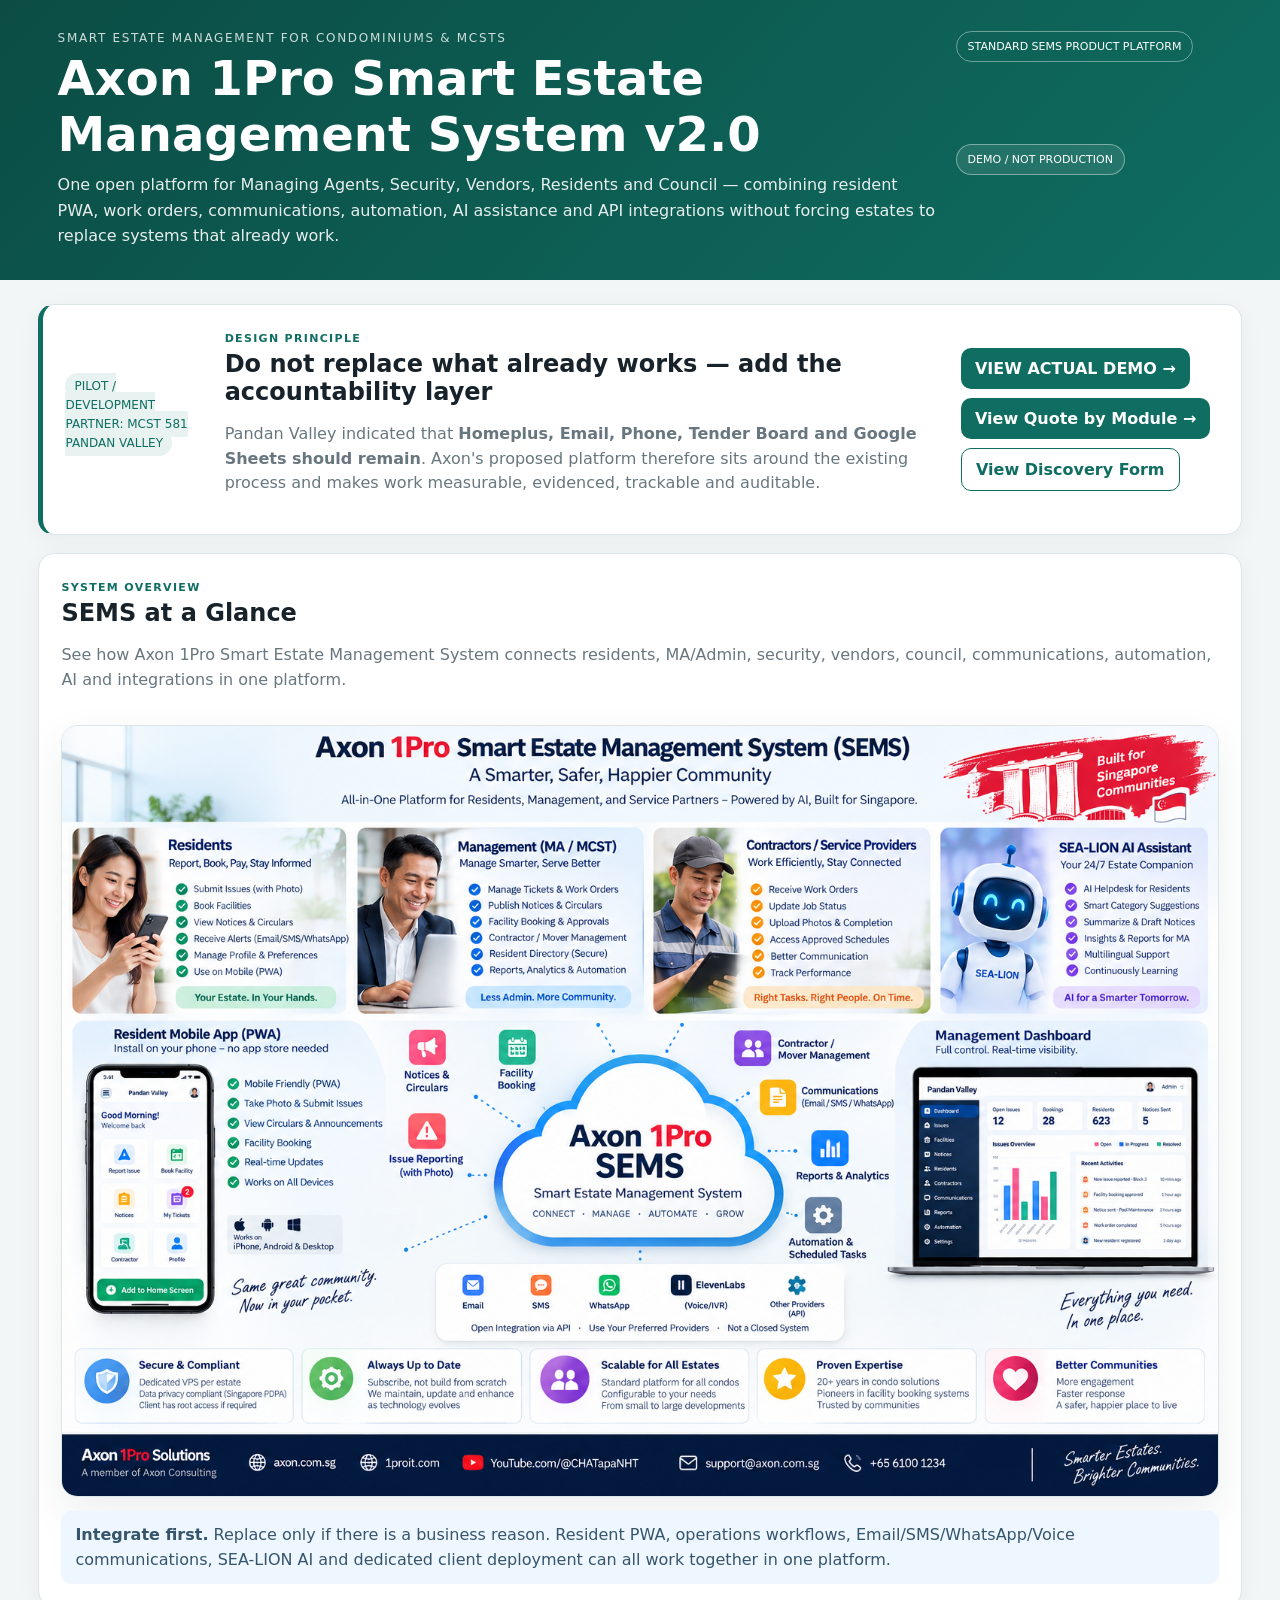
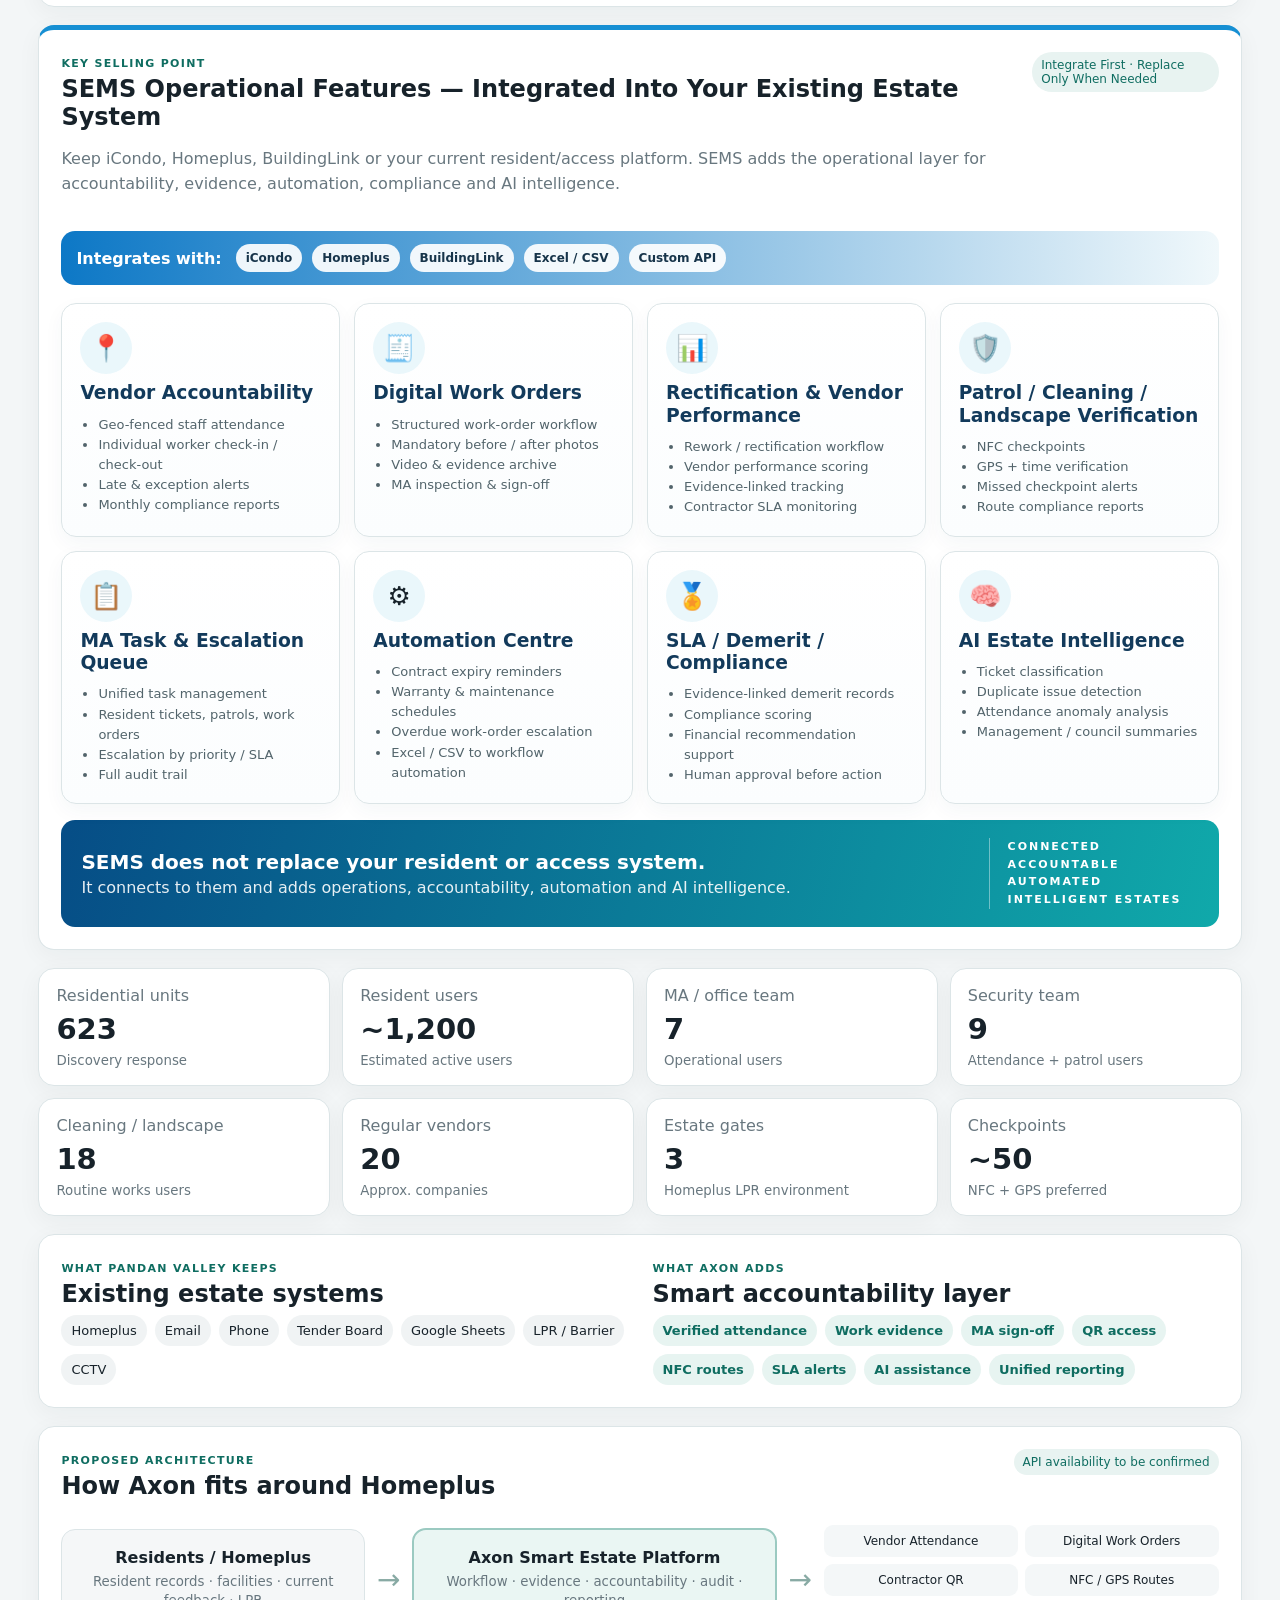
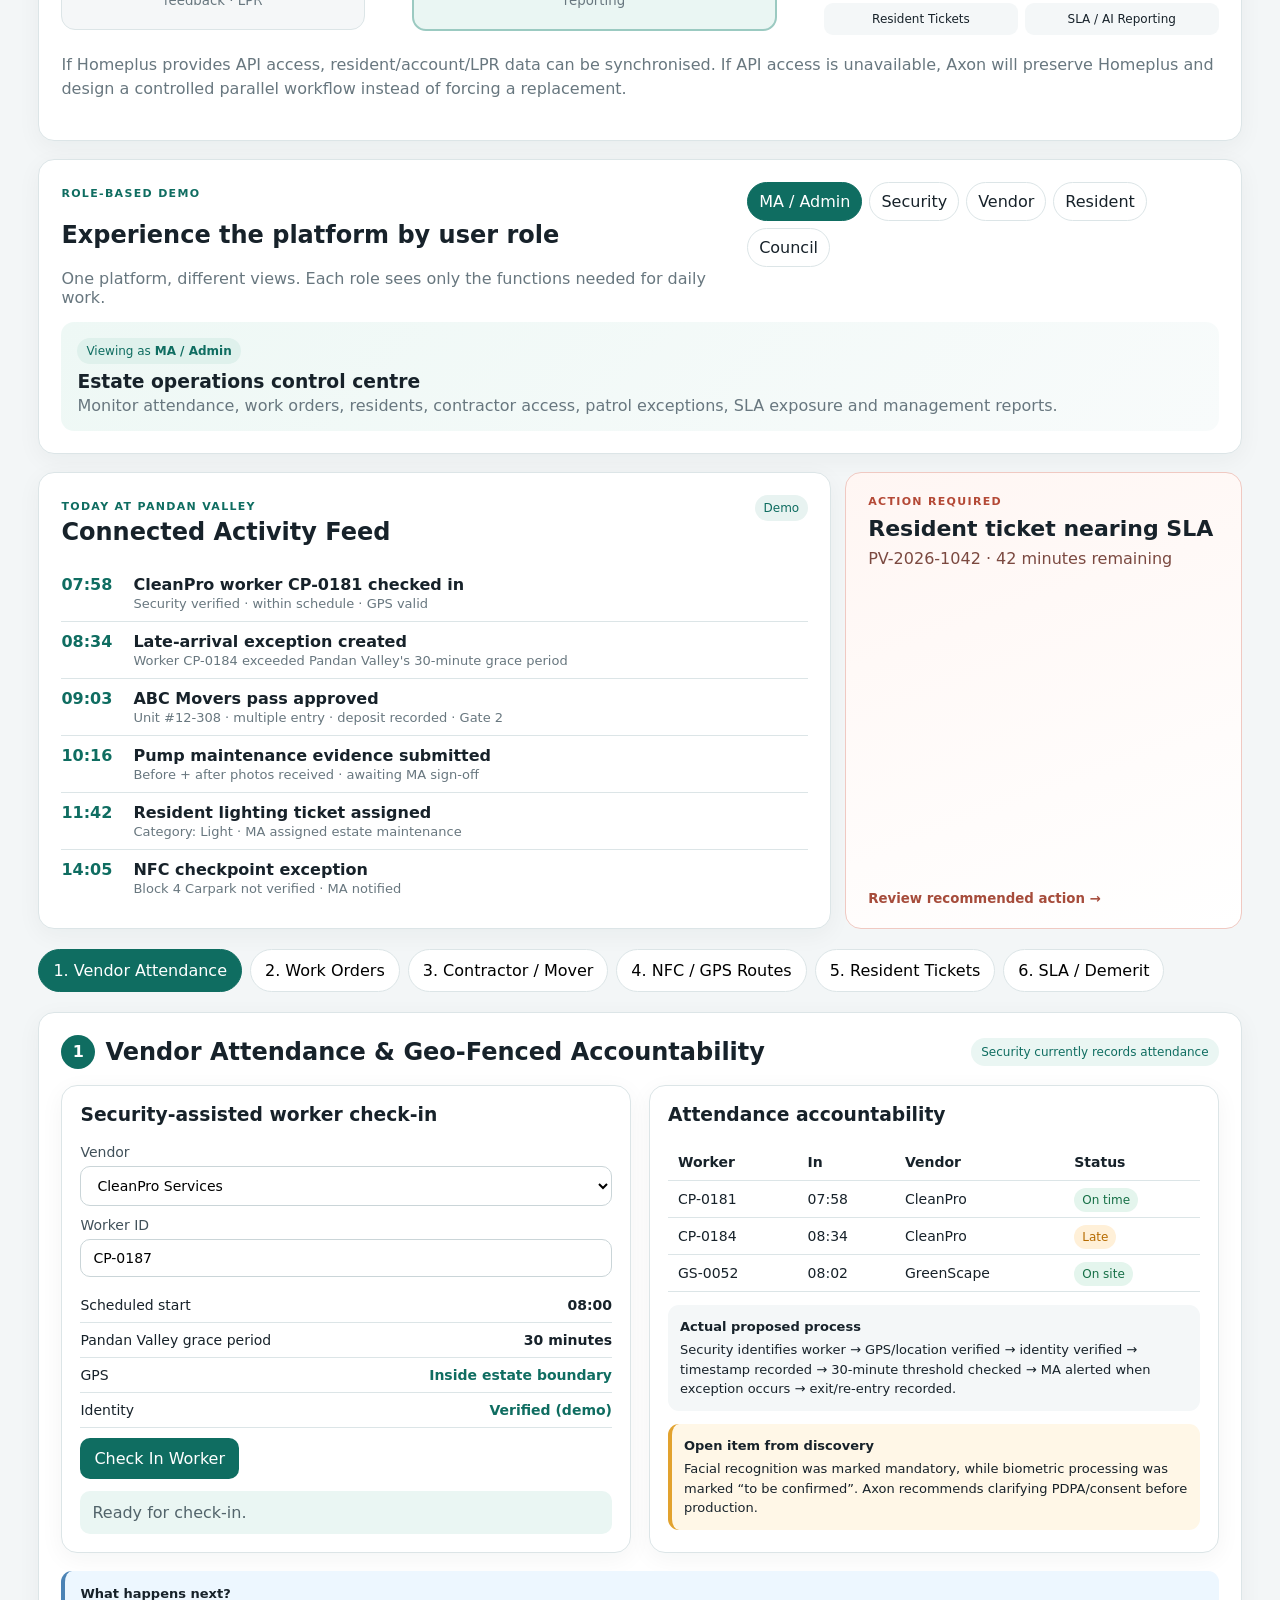
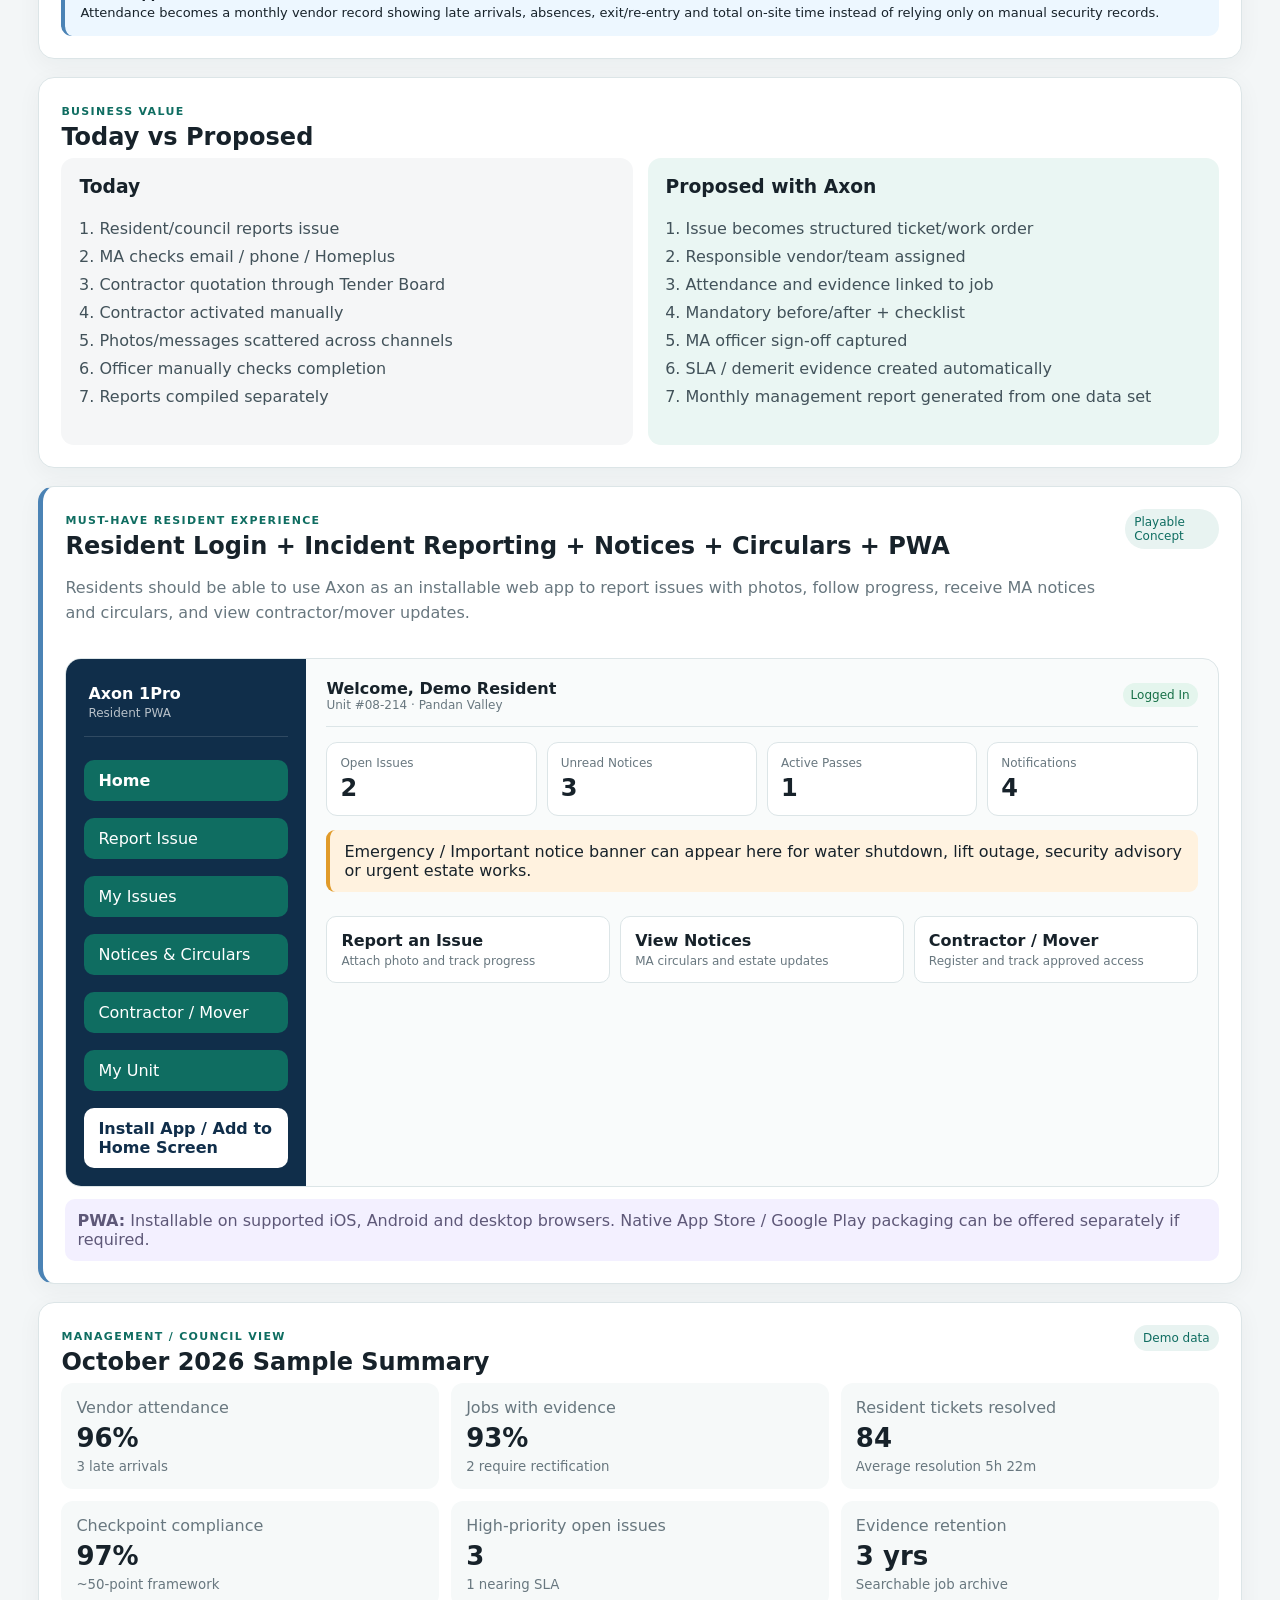
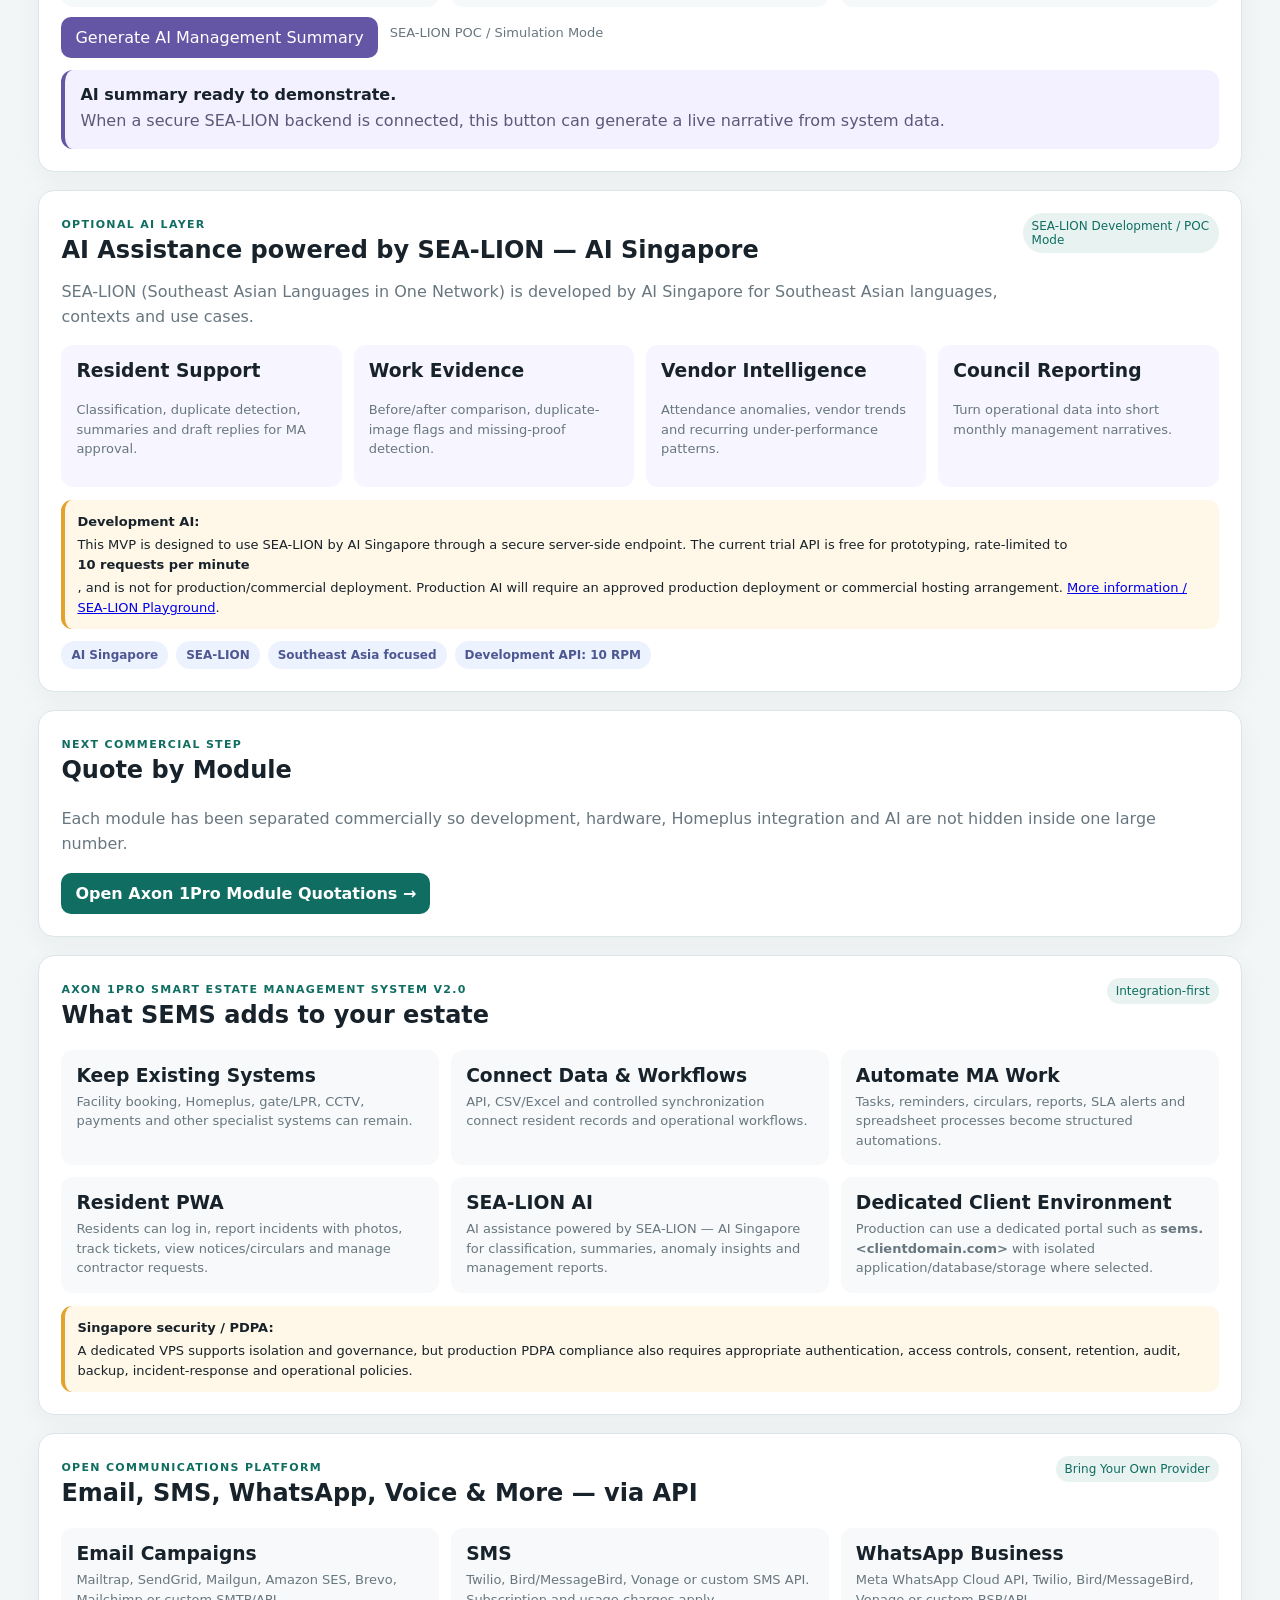
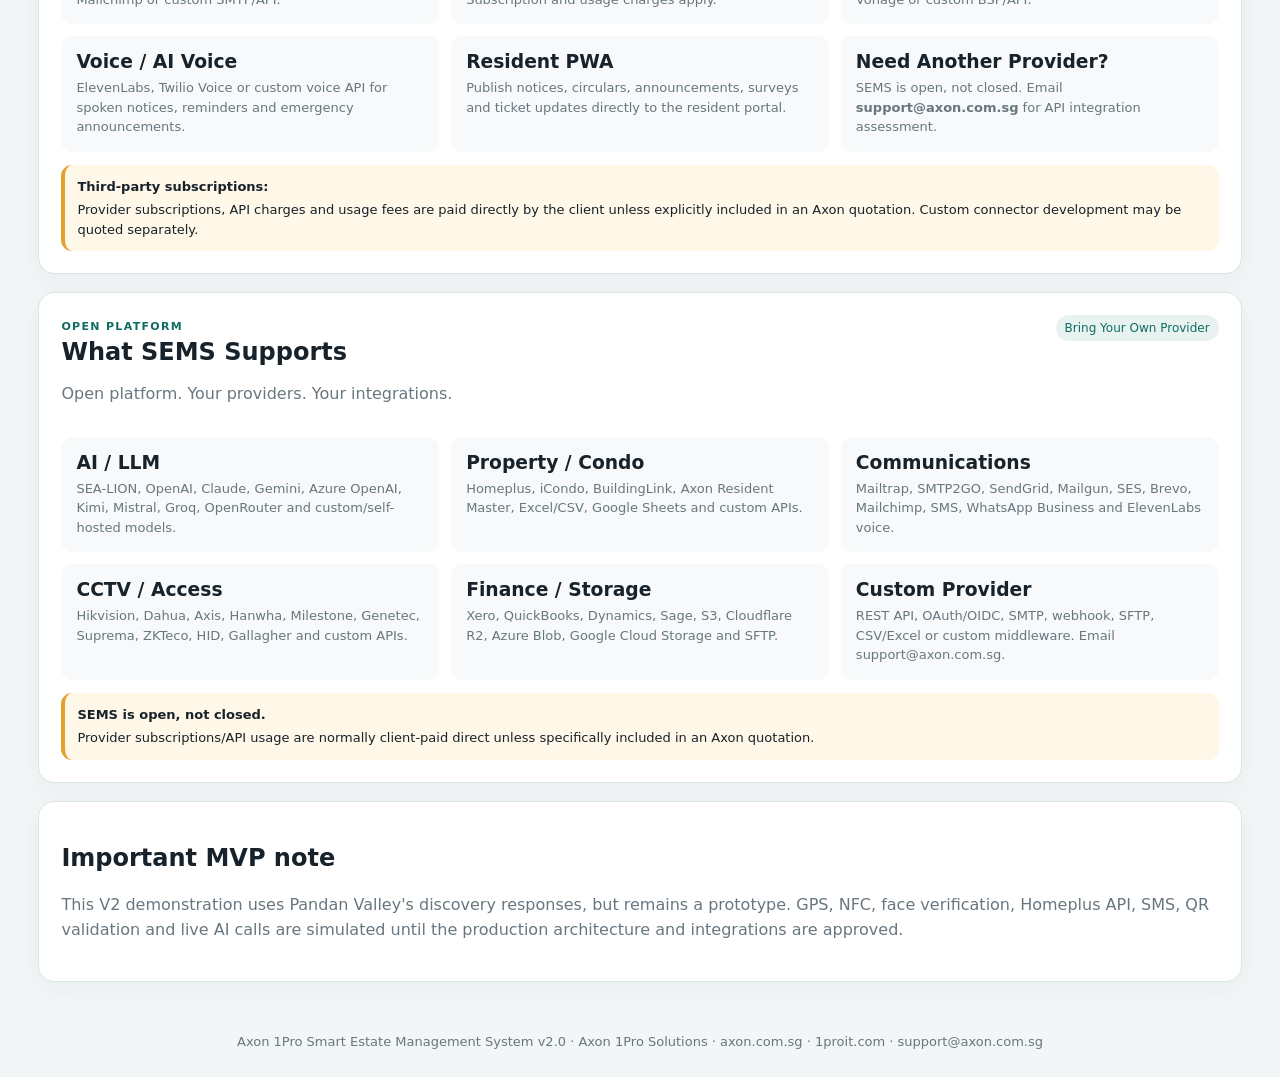
<file: index.html>
<!doctype html>
<html lang="en">
<head>
<meta charset="utf-8"/>
<meta name="viewport" content="width=device-width,initial-scale=1"/>
<title>Smart Estate Management System Singapore | Axon 1Pro SEMS</title>
<meta name="description" content="Axon 1Pro SEMS is an open, AI-assisted smart estate management platform for condominiums and MCSTs — resident PWA, work orders, vendors, notices, automation, APIs and dedicated client deployments."/>
<link rel="canonical" href="https://amitaxonsg.github.io/Pandanvalley/"/>
<meta property="og:title" content="Axon 1Pro Smart Estate Management System v2.0"/>
<meta property="og:description" content="Open smart estate operations, automation, resident PWA, communications, AI and API integrations for condominiums and MCSTs."/>
<meta property="og:type" content="website"/>
<meta property="og:url" content="https://amitaxonsg.github.io/Pandanvalley/"/>
<meta property="og:image" content="https://amitaxonsg.github.io/Pandanvalley/axon-smart-estate-management-singapore.png"/>
<meta name="twitter:card" content="summary_large_image"/>
<meta name="twitter:title" content="Axon 1Pro Smart Estate Management System v2.0"/>
<meta name="twitter:description" content="Smart estate management for condominiums and MCSTs — open integrations, resident PWA, automation and AI."/>
<meta name="twitter:image" content="https://amitaxonsg.github.io/Pandanvalley/axon-smart-estate-management-singapore.png"/>
<link rel="stylesheet" href="styles.css"/>
<!-- Google tag (gtag.js) -->
<script async src="https://www.googletagmanager.com/gtag/js?id=G-YNJ5E0YP36"></script>
<script>
  window.dataLayer = window.dataLayer || [];
  function gtag(){dataLayer.push(arguments);}
  gtag('js', new Date());

  gtag('config', 'G-YNJ5E0YP36');
</script>
</head>
<body>
<header class="hero v2hero">
  <div>
    <div class="eyebrow">SMART ESTATE MANAGEMENT FOR CONDOMINIUMS & MCSTS</div>
    <h1>Axon 1Pro Smart Estate Management System v2.0</h1>
    <p>One open platform for Managing Agents, Security, Vendors, Residents and Council — combining resident PWA, work orders, communications, automation, AI assistance and API integrations without forcing estates to replace systems that already work.</p>
  </div>
  <div class="hero-actions">
    <span class="badge">STANDARD SEMS PRODUCT PLATFORM</span>
    <span class="badge alt">DEMO / NOT PRODUCTION</span>
  </div>
</header>

<main>
<section class="card pv-note"><div style="margin-bottom:12px"><span class="soft-pill">PILOT / DEVELOPMENT PARTNER: MCST 581 PANDAN VALLEY</span></div>
  <div>
    <span class="mini-label">DESIGN PRINCIPLE</span>
    <h2>Do not replace what already works — add the accountability layer</h2>
    <p>Pandan Valley indicated that <b>Homeplus, Email, Phone, Tender Board and Google Sheets should remain</b>. Axon's proposed platform therefore sits around the existing process and makes work measurable, evidenced, trackable and auditable.</p>
  </div>
  <div class="cta-row"><a class="primary-link" href="http://sems.axon.com.sg/" target="_blank" rel="noopener">VIEW ACTUAL DEMO →</a>
    <a class="primary-link" href="quotes/index.html">View Quote by Module →</a>
    <a class="secondary-link" href="discovery.html">View Discovery Form</a>
  </div>
</section>

<section class="card sems-overview-image">
  <div class="section-title">
    <div><span class="mini-label">SYSTEM OVERVIEW</span><h2>SEMS at a Glance</h2><p class="muted">See how Axon 1Pro Smart Estate Management System connects residents, MA/Admin, security, vendors, council, communications, automation, AI and integrations in one platform.</p></div>
  </div>
  <div class="overview-image-wrap">
    <img src="axon-smart-estate-management-singapore.png" alt="Axon 1Pro Smart Estate Management System overview infographic" loading="lazy"/>
  </div>
  <div class="overview-note"><b>Integrate first.</b> Replace only if there is a business reason. Resident PWA, operations workflows, Email/SMS/WhatsApp/Voice communications, SEA-LION AI and dedicated client deployment can all work together in one platform.</div>
</section>
<section class="card operational-selling-point">
  <div class="section-title">
    <div>
      <span class="mini-label">KEY SELLING POINT</span>
      <h2>SEMS Operational Features — Integrated Into Your Existing Estate System</h2>
      <p class="muted">Keep iCondo, Homeplus, BuildingLink or your current resident/access platform. SEMS adds the operational layer for accountability, evidence, automation, compliance and AI intelligence.</p>
    </div>
    <span class="soft-pill">Integrate First · Replace Only When Needed</span>
  </div>

  <div class="integration-ribbon">
    <b>Integrates with:</b>
    <span>iCondo</span><span>Homeplus</span><span>BuildingLink</span><span>Excel / CSV</span><span>Custom API</span>
  </div>

  <div class="operational-grid">
    <article>
      <div class="op-icon">📍</div>
      <h3>Vendor Accountability</h3>
      <ul><li>Geo-fenced staff attendance</li><li>Individual worker check-in / check-out</li><li>Late & exception alerts</li><li>Monthly compliance reports</li></ul>
    </article>
    <article>
      <div class="op-icon">🧾</div>
      <h3>Digital Work Orders</h3>
      <ul><li>Structured work-order workflow</li><li>Mandatory before / after photos</li><li>Video & evidence archive</li><li>MA inspection & sign-off</li></ul>
    </article>
    <article>
      <div class="op-icon">📊</div>
      <h3>Rectification & Vendor Performance</h3>
      <ul><li>Rework / rectification workflow</li><li>Vendor performance scoring</li><li>Evidence-linked tracking</li><li>Contractor SLA monitoring</li></ul>
    </article>
    <article>
      <div class="op-icon">🛡️</div>
      <h3>Patrol / Cleaning / Landscape Verification</h3>
      <ul><li>NFC checkpoints</li><li>GPS + time verification</li><li>Missed checkpoint alerts</li><li>Route compliance reports</li></ul>
    </article>
    <article>
      <div class="op-icon">📋</div>
      <h3>MA Task & Escalation Queue</h3>
      <ul><li>Unified task management</li><li>Resident tickets, patrols, work orders</li><li>Escalation by priority / SLA</li><li>Full audit trail</li></ul>
    </article>
    <article>
      <div class="op-icon">⚙️</div>
      <h3>Automation Centre</h3>
      <ul><li>Contract expiry reminders</li><li>Warranty & maintenance schedules</li><li>Overdue work-order escalation</li><li>Excel / CSV to workflow automation</li></ul>
    </article>
    <article>
      <div class="op-icon">🏅</div>
      <h3>SLA / Demerit / Compliance</h3>
      <ul><li>Evidence-linked demerit records</li><li>Compliance scoring</li><li>Financial recommendation support</li><li>Human approval before action</li></ul>
    </article>
    <article>
      <div class="op-icon">🧠</div>
      <h3>AI Estate Intelligence</h3>
      <ul><li>Ticket classification</li><li>Duplicate issue detection</li><li>Attendance anomaly analysis</li><li>Management / council summaries</li></ul>
    </article>
  </div>

  <div class="selling-banner">
    <div><strong>SEMS does not replace your resident or access system.</strong><span>It connects to them and adds operations, accountability, automation and AI intelligence.</span></div>
    <div class="selling-words"><span>CONNECTED</span><span>ACCOUNTABLE</span><span>AUTOMATED</span><span>INTELLIGENT ESTATES</span></div>
  </div>
</section>

<section class="snapshot-grid">
  <div class="stat card"><span>Residential units</span><strong>623</strong><small>Discovery response</small></div>
  <div class="stat card"><span>Resident users</span><strong>~1,200</strong><small>Estimated active users</small></div>
  <div class="stat card"><span>MA / office team</span><strong>7</strong><small>Operational users</small></div>
  <div class="stat card"><span>Security team</span><strong>9</strong><small>Attendance + patrol users</small></div>
  <div class="stat card"><span>Cleaning / landscape</span><strong>18</strong><small>Routine works users</small></div>
  <div class="stat card"><span>Regular vendors</span><strong>20</strong><small>Approx. companies</small></div>
  <div class="stat card"><span>Estate gates</span><strong>3</strong><small>Homeplus LPR environment</small></div>
  <div class="stat card"><span>Checkpoints</span><strong>~50</strong><small>NFC + GPS preferred</small></div>
</section>

<section class="card keep-add">
  <div class="keep">
    <span class="mini-label">WHAT PANDAN VALLEY KEEPS</span>
    <h2>Existing estate systems</h2>
    <div class="chips">
      <span>Homeplus</span><span>Email</span><span>Phone</span><span>Tender Board</span><span>Google Sheets</span><span>LPR / Barrier</span><span>CCTV</span>
    </div>
  </div>
  <div class="add">
    <span class="mini-label">WHAT AXON ADDS</span>
    <h2>Smart accountability layer</h2>
    <div class="chips accent">
      <span>Verified attendance</span><span>Work evidence</span><span>MA sign-off</span><span>QR access</span><span>NFC routes</span><span>SLA alerts</span><span>AI assistance</span><span>Unified reporting</span>
    </div>
  </div>
</section>

<section class="card integration">
  <div class="section-title">
    <div><span class="mini-label">PROPOSED ARCHITECTURE</span><h2>How Axon fits around Homeplus</h2></div>
    <span class="soft-pill">API availability to be confirmed</span>
  </div>
  <div class="architecture-flow">
    <div class="arch-node existing"><b>Residents / Homeplus</b><small>Resident records · facilities · current feedback · LPR</small></div>
    <span>→</span>
    <div class="arch-node core"><b>Axon Smart Estate Platform</b><small>Workflow · evidence · accountability · audit · reporting</small></div>
    <span>→</span>
    <div class="arch-stack">
      <div>Vendor Attendance</div><div>Digital Work Orders</div><div>Contractor QR</div><div>NFC / GPS Routes</div><div>Resident Tickets</div><div>SLA / AI Reporting</div>
    </div>
  </div>
  <p class="muted">If Homeplus provides API access, resident/account/LPR data can be synchronised. If API access is unavailable, Axon will preserve Homeplus and design a controlled parallel workflow instead of forcing a replacement.</p>
</section>

<section class="experience card">
  <div class="experience-head">
    <div><span class="mini-label">ROLE-BASED DEMO</span><h2>Experience the platform by user role</h2><p>One platform, different views. Each role sees only the functions needed for daily work.</p></div>
    <div class="role-switcher">
      <button class="rolebtn active" data-role="MA/Admin">MA / Admin</button>
      <button class="rolebtn" data-role="Security">Security</button>
      <button class="rolebtn" data-role="Vendor">Vendor</button>
      <button class="rolebtn" data-role="Resident">Resident</button>
      <button class="rolebtn" data-role="Council">Council</button>
    </div>
  </div>
  <div class="role-view">
    <span class="role-badge">Viewing as <b id="activeRole">MA / Admin</b></span>
    <h3 id="roleTitle">Estate operations control centre</h3>
    <p id="roleText">Monitor attendance, work orders, residents, contractor access, patrol exceptions, SLA exposure and management reports.</p>
  </div>
</section>

<section class="ops-grid">
  <div class="card activity-card">
    <div class="section-title"><div><span class="mini-label">TODAY AT PANDAN VALLEY</span><h2>Connected Activity Feed</h2></div><span class="soft-pill">Demo</span></div>
    <div id="activityFeed" class="activity-feed">
      <div class="activity-item"><time>07:58</time><div><b>CleanPro worker CP-0181 checked in</b><span>Security verified · within schedule · GPS valid</span></div></div>
      <div class="activity-item"><time>08:34</time><div><b>Late-arrival exception created</b><span>Worker CP-0184 exceeded Pandan Valley's 30-minute grace period</span></div></div>
      <div class="activity-item"><time>09:03</time><div><b>ABC Movers pass approved</b><span>Unit #12-308 · multiple entry · deposit recorded · Gate 2</span></div></div>
      <div class="activity-item"><time>10:16</time><div><b>Pump maintenance evidence submitted</b><span>Before + after photos received · awaiting MA sign-off</span></div></div>
      <div class="activity-item"><time>11:42</time><div><b>Resident lighting ticket assigned</b><span>Category: Light · MA assigned estate maintenance</span></div></div>
      <div class="activity-item"><time>14:05</time><div><b>NFC checkpoint exception</b><span>Block 4 Carpark not verified · MA notified</span></div></div>
    </div>
  </div>
  <button class="alert-card" id="slaAlert" type="button">
    <span class="alert-kicker">ACTION REQUIRED</span>
    <strong>Resident ticket nearing SLA</strong>
    <span>PV-2026-1042 · 42 minutes remaining</span>
    <small>Review recommended action →</small>
  </button>
</section>

<div class="alert-modal" id="alertModal" aria-hidden="true">
  <div class="alert-dialog">
    <button class="modal-close" id="closeAlert" aria-label="Close">×</button>
    <span class="alert-kicker">SLA ALERT</span>
    <h2>Ticket PV-2026-1042</h2>
    <div class="alert-details">
      <div><span>Category</span><b>Light</b></div>
      <div><span>Location</span><b>Block 2 Lift Lobby</b></div>
      <div><span>Assigned</span><b>Estate Maintenance</b></div>
      <div><span>SLA remaining</span><b class="danger-text">42 minutes</b></div>
    </div>
    <div class="aiuse"><b>AI-assisted recommendation</b><span>Escalate to maintenance supervisor now and confirm technician ETA. If no acknowledgement is received within 15 minutes, notify the Property Officer.</span></div>
    <button id="simulateEscalation">Simulate Escalation</button>
    <div id="alertResult" class="result subtle">No action taken yet.</div>
  </div>
</div>

<section class="modules">
  <button class="module active" data-target="vendor">1. Vendor Attendance</button>
  <button class="module" data-target="work">2. Work Orders</button>
  <button class="module" data-target="contractor">3. Contractor / Mover</button>
  <button class="module" data-target="patrol">4. NFC / GPS Routes</button>
  <button class="module" data-target="resident">5. Resident Tickets</button>
  <button class="module" data-target="sla">6. SLA / Demerit</button>
</section>

<section id="vendor" class="panel active">
  <div class="panelhead"><div><span class="step">1</span><h2>Vendor Attendance & Geo-Fenced Accountability</h2></div><span class="tag">Security currently records attendance</span></div>
  <div class="grid2">
    <div class="box">
      <h3>Security-assisted worker check-in</h3>
      <label>Vendor<select><option>CleanPro Services</option><option>GreenScape Landscaping</option><option>SecureGuard</option><option>Pool Maintenance</option></select></label>
      <label>Worker ID<input value="CP-0187"/></label>
      <div class="statusline"><span>Scheduled start</span><b>08:00</b></div>
      <div class="statusline"><span>Pandan Valley grace period</span><b>30 minutes</b></div>
      <div class="statusline"><span>GPS</span><b class="ok">Inside estate boundary</b></div>
      <div class="statusline"><span>Identity</span><b class="ok">Verified (demo)</b></div>
      <button id="checkinBtn">Check In Worker</button>
      <div id="vendorToast" class="result subtle">Ready for check-in.</div>
    </div>
    <div class="box">
      <h3>Attendance accountability</h3>
      <table><thead><tr><th>Worker</th><th>In</th><th>Vendor</th><th>Status</th></tr></thead>
      <tbody id="vendorTable">
        <tr><td>CP-0181</td><td>07:58</td><td>CleanPro</td><td><span class="pill good">On time</span></td></tr>
        <tr><td>CP-0184</td><td>08:34</td><td>CleanPro</td><td><span class="pill warn">Late</span></td></tr>
        <tr><td>GS-0052</td><td>08:02</td><td>GreenScape</td><td><span class="pill good">On site</span></td></tr>
      </tbody></table>
      <div class="flow"><b>Actual proposed process</b><span>Security identifies worker → GPS/location verified → identity verified → timestamp recorded → 30-minute threshold checked → MA alerted when exception occurs → exit/re-entry recorded.</span></div>
      <div class="recommend"><b>Open item from discovery</b><span>Facial recognition was marked mandatory, while biometric processing was marked “to be confirmed”. Axon recommends clarifying PDPA/consent before production.</span></div>
    </div>
    <div class="nextstepbox"><b>What happens next?</b><span>Attendance becomes a monthly vendor record showing late arrivals, absences, exit/re-entry and total on-site time instead of relying only on manual security records.</span></div>
  </div>
</section>

<section id="work" class="panel">
  <div class="panelhead"><div><span class="step">2</span><h2>Digital Work Orders, Evidence & MA Sign-Off</h2></div><span class="tag">3-year evidence retention</span></div>
  <div class="grid2">
    <div class="box">
      <h3>Sample job: Pump Maintenance</h3>
      <label>Job category<select id="jobCategory"><option>Swimming Pool / Pump Maintenance</option><option>Cleaning</option><option>Security</option><option>Pest Control</option><option>Landscape</option><option>Fire Protection</option><option>Barrier Maintenance</option><option>Access System</option><option>CCTV</option><option>LEW</option><option>Lift Maintenance</option><option>Fish Pond</option><option>Aircon</option><option>Generator</option></select></label>
      <label>Scope<textarea>Inspect pump condition, pressure, vibration, leakage, electrical status and complete required maintenance checklist.</textarea></label>
      <div class="photoPair">
        <div><span>BEFORE</span><div class="photo ph1">08:42 · Job WO-2026-451 · GPS locked</div></div>
        <div><span>AFTER</span><div class="photo ph2">10:16 · Job WO-2026-451 · GPS locked</div></div>
      </div>
      <button id="verifyPhotos">Verify Work Evidence</button>
      <div id="photoResult" class="result">Awaiting verification.</div>
    </div>
    <div class="box">
      <h3>Mandatory completion checklist</h3>
      <label><input type="checkbox" checked/> Before photo captured in-app</label>
      <label><input type="checkbox" checked/> Maintenance checklist completed</label>
      <label><input type="checkbox" checked/> Quantity / parts recorded</label>
      <label><input type="checkbox" checked/> After photo captured in-app</label>
      <label><input type="checkbox"/> MA officer inspected and signed off</label>
      <div class="approval-box">
        <b>MA Sign-Off</b>
        <div class="approve-actions"><button id="approveJob">Approve</button><button id="rectifyJob" class="secondary-action">Request Rectification</button></div>
        <div id="jobApproval" class="result subtle">Awaiting MA officer decision.</div>
      </div>
      <div class="flow"><b>Actual proposed process</b><span>MA creates job → vendor receives assignment → before evidence → checklist/work → after evidence/video if selected → vendor submits → MA officer inspects → approve / reject / rectify → archive for 3 years.</span></div>
    </div>
    <div class="archive">
      <b>3-Year Evidence Archive</b>
      <span>WO-2026-451 · Pump Maintenance · Before/After · Checklist · Officer Sign-Off · Searchable by vendor/date/category</span>
    </div>
  </div>
</section>

<section id="contractor" class="panel">
  <div class="panelhead"><div><span class="step">3</span><h2>Contractor / Mover Registration & 3-Gate Access</h2></div><span class="tag">Homeplus LPR integration pending API confirmation</span></div>
  <div class="grid2">
    <div class="box">
      <h3>Approved contractor visit</h3>
      <label>Company<input value="ABC Movers Pte Ltd"/></label>
      <label>Unit<input value="#12-308"/></label>
      <label>Vehicle<input value="GBD 4821 K"/></label>
      <label>Purpose<input value="Moving"/></label>
      <label>Gate<select><option>Gate 1</option><option selected>Gate 2</option><option>Gate 3</option></select></label>
      <label>Deposit status<select><option selected>Received</option><option>Pending</option><option>Not required</option></select></label>
      <button id="issuePass">Approve & Issue Digital Pass</button>
    </div>
    <div class="box center">
      <div class="gate-strip"><span>Gate 1</span><span class="active-gate">Gate 2</span><span>Gate 3</span></div>
      <div class="qr" id="qrBox">QR</div>
      <h3 id="passTitle">Temporary pass not issued</h3>
      <p id="passInfo">Multiple-entry pass during approved validity period.</p>
      <div class="flow left"><b>Security sees</b><span>Company · visitor · unit · vehicle · approval · date/time validity · deposit · remarks · purpose.</span></div>
    </div>
    <div class="nextstepbox"><b>What happens next?</b><span>Security scans the pass at the selected gate. If Homeplus exposes an API, Axon can optionally synchronise resident/LPR information instead of duplicating it.</span></div>
  </div>
</section>

<section id="patrol" class="panel">
  <div class="panelhead"><div><span class="step">4</span><h2>NFC + GPS Security, Cleaning & Landscape Routes</h2></div><span class="tag">~50 checkpoints</span></div>
  <div class="grid2">
    <div class="box">
      <h3>Route: Security Night A</h3>
      <div class="checkpoint done">✓ Main Gate <small>22:03 NFC + GPS</small></div>
      <div class="checkpoint done">✓ Block 1 Lobby <small>22:11 NFC + GPS</small></div>
      <div class="checkpoint done">✓ Pool Deck <small>22:18 NFC + GPS</small></div>
      <div class="checkpoint" id="pendingPoint">○ Block 4 Carpark <small>Pending</small></div>
      <button id="tapNfc">Simulate NFC Tap</button>
      <div class="route-selector">
        <button class="routebtn active" data-route="Security">Security</button>
        <button class="routebtn" data-route="Cleaning">Cleaning</button>
        <button class="routebtn" data-route="Landscape">Landscape</button>
      </div>
      <div id="routeDesc" class="result subtle">Security: current virtual patrol is CCTV-based; proposed NFC + GPS adds physical checkpoint verification where required.</div>
    </div>
    <div class="box">
      <h3>50-point estate checkpoint concept</h3>
      <div class="checkpoint-map">
        <span>Gate 1</span><span>Block 1</span><span>Block 2</span><span>Pool</span><span>Carpark</span><span>Pump</span><span>Landscape A</span><span>Landscape B</span><span>Gate 2</span><span>Gate 3</span><b>+40 more</b>
      </div>
      <div class="recommend"><b>Axon recommendation</b><span>Use one checkpoint engine for security, cleaning and landscape. Confirm actual routes before buying tags or devices.</span></div>
      <div class="aiuse"><b>AI usage</b><span>Detect unusually fast routes, frequently skipped zones and recurring weak checkpoints for supervisor review.</span></div>
    </div>
  </div>
</section>

<section id="resident" class="panel">
  <div class="panelhead"><div><span class="step">5</span><h2>Resident Feedback & Issue Resolution</h2></div><span class="tag">Resident login required · no anonymous reports</span></div>
  <div class="grid2">
    <div class="box">
      <h3>Create resident ticket</h3>
      <label>Category<select id="ticketCategory"><option>Cleaning</option><option>Security</option><option>Pest Control</option><option selected>Light</option><option>Facilities</option><option>Landscape</option><option>Dispute</option><option>Safety</option><option>Others</option><option>Compliment</option></select></label>
      <label>Location<select><option>Block 2 Lift Lobby</option><option>Pool Deck</option><option>Carpark</option><option>Common Area</option></select></label>
      <label>Resident message<textarea id="residentMessage">The ceiling light near the Block 2 lift has been flickering again since yesterday evening.</textarea></label>
      <button id="submitTicket">Submit Issue</button>
      <button id="classifyTicket" class="ai-button">AI Assist: Classify & Summarise</button>
      <div id="classificationResult" class="ai-summary small"><b>SEA-LION AI assistance ready.</b><p>Runs in POC/simulation mode until the secure SEA-LION backend is deployed.</p></div>
    </div>
    <div class="box">
      <h3>Ticket PV-2026-1042</h3>
      <div class="progress"><div id="progressBar"></div></div>
      <div class="steps"><span class="on">Reported</span><span id="s2">Assigned</span><span id="s3">In Progress</span><span id="s4">Resolved</span></div>
      <p id="ticketText">MA controls assignment, reassignment, resolution and closure.</p>
      <button id="advanceTicket">Advance Demo Status</button>
      <div class="visibility-note">
        <b>Resident can see:</b> status + MA replies<br/>
        <b>Resident cannot see:</b> internal operational notes
      </div>
      <div class="flow"><b>Actual proposed process</b><span>Resident login/Homeplus link → category + location + evidence → MA triage → assigned team/vendor → SLA tracking → MA reply → resolved → history retained.</span></div>
    </div>
  </div>
</section>

<section id="sla" class="panel">
  <div class="panelhead"><div><span class="step">6</span><h2>Security Demerit, SLA & Financial Recommendation</h2></div><span class="tag">Human approval required</span></div>
  <div class="grid2">
    <div class="box">
      <h3>Current discovery rule</h3>
      <div class="rule-card">
        <span>Security demerit threshold provided</span>
        <strong>40 points → 10% payment deduction</strong>
        <small>Exact interpretation / trigger wording must be confirmed during process meeting.</small>
      </div>
      <table><thead><tr><th>Exception</th><th>Evidence</th><th>Status</th></tr></thead><tbody>
        <tr><td>Missed checkpoint</td><td>NFC route log</td><td><span class="pill warn">Review</span></td></tr>
        <tr><td>Late attendance</td><td>Attendance log</td><td><span class="pill good">Recorded</span></td></tr>
        <tr><td>Overdue issue</td><td>Ticket timeline</td><td><span class="pill warn">Review</span></td></tr>
      </tbody></table>
    </div>
    <div class="box">
      <h3>Proposed compliance logic</h3>
      <div class="bigNumber">32 <small>sample running demerit points</small></div>
      <div class="bigNumber">S$ — <small>financial recommendation only after confirmed rule</small></div>
      <button id="recalc">Run Demo Compliance Review</button>
      <div id="slaResult" class="result">No automatic financial deduction is performed.</div>
      <div class="recommend"><b>Axon recommendation</b><span>Use deterministic contract rules for calculation and AI only to explain trends. MA must approve any financial consequence.</span></div>
    </div>
  </div>
</section>

<section class="card old-new">
  <div class="section-title"><div><span class="mini-label">BUSINESS VALUE</span><h2>Today vs Proposed</h2></div></div>
  <div class="compare-grid">
    <div class="compare today">
      <h3>Today</h3>
      <ol>
        <li>Resident/council reports issue</li>
        <li>MA checks email / phone / Homeplus</li>
        <li>Contractor quotation through Tender Board</li>
        <li>Contractor activated manually</li>
        <li>Photos/messages scattered across channels</li>
        <li>Officer manually checks completion</li>
        <li>Reports compiled separately</li>
      </ol>
    </div>
    <div class="compare proposed">
      <h3>Proposed with Axon</h3>
      <ol>
        <li>Issue becomes structured ticket/work order</li>
        <li>Responsible vendor/team assigned</li>
        <li>Attendance and evidence linked to job</li>
        <li>Mandatory before/after + checklist</li>
        <li>MA officer sign-off captured</li>
        <li>SLA / demerit evidence created automatically</li>
        <li>Monthly management report generated from one data set</li>
      </ol>
    </div>
  </div>
</section>

<section class="card resident-pwa-demo" id="resident-pwa-demo">
  <div class="section-title">
    <div>
      <span class="mini-label">MUST-HAVE RESIDENT EXPERIENCE</span>
      <h2>Resident Login + Incident Reporting + Notices + Circulars + PWA</h2>
      <p class="muted">Residents should be able to use Axon as an installable web app to report issues with photos, follow progress, receive MA notices and circulars, and view contractor/mover updates.</p>
    </div>
    <span class="soft-pill">Playable Concept</span>
  </div>

  <div class="pwa-shell">
    <aside class="pwa-side">
      <div class="pwa-brand"><b>Axon 1Pro</b><span>Resident PWA</span></div>
      <button class="pwa-nav active" data-pwatarget="pwa-home">Home</button>
      <button class="pwa-nav" data-pwatarget="pwa-report">Report Issue</button>
      <button class="pwa-nav" data-pwatarget="pwa-issues">My Issues</button>
      <button class="pwa-nav" data-pwatarget="pwa-notices">Notices & Circulars</button>
      <button class="pwa-nav" data-pwatarget="pwa-passes">Contractor / Mover</button>
      <button class="pwa-nav" data-pwatarget="pwa-profile">My Unit</button>
      <button id="installPwaDemo" class="pwa-install">Install App / Add to Home Screen</button>
    </aside>

    <div class="pwa-main">
      <div class="pwa-top"><div><b>Welcome, Demo Resident</b><span>Unit #08-214 · Pandan Valley</span></div><span class="pill good">Logged In</span></div>

      <div id="pwa-home" class="pwa-view active">
        <div class="pwa-kpis">
          <div><span>Open Issues</span><strong>2</strong></div>
          <div><span>Unread Notices</span><strong id="unreadNoticeCount">3</strong></div>
          <div><span>Active Passes</span><strong>1</strong></div>
          <div><span>Notifications</span><strong>4</strong></div>
        </div>
        <div class="pwa-alert">Emergency / Important notice banner can appear here for water shutdown, lift outage, security advisory or urgent estate works.</div>
        <div class="pwa-cards">
          <button class="pwa-action" data-pwajump="pwa-report"><b>Report an Issue</b><span>Attach photo and track progress</span></button>
          <button class="pwa-action" data-pwajump="pwa-notices"><b>View Notices</b><span>MA circulars and estate updates</span></button>
          <button class="pwa-action" data-pwajump="pwa-passes"><b>Contractor / Mover</b><span>Register and track approved access</span></button>
        </div>
      </div>

      <div id="pwa-report" class="pwa-view">
        <h3>Report an Estate Issue</h3>
        <div class="pwa-form-grid">
          <label>Category<select id="pwaCategory"><option>Cleaning</option><option>Security</option><option>Pest Control</option><option selected>Light</option><option>Facilities</option><option>Landscape</option><option>Dispute</option><option>Safety</option><option>Others</option><option>Compliment</option></select></label>
          <label>Location<select id="pwaLocation"><option>Block 2 Lift Lobby</option><option>Pool Deck</option><option>Carpark</option><option>Common Area</option></select></label>
        </div>
        <label>Urgency<select id="pwaUrgency"><option>Normal</option><option>High</option><option>Safety Critical</option></select></label>
        <label>Description<textarea id="pwaDescription">The ceiling light near the lift is flickering again.</textarea></label>
        <label>Photo<input id="pwaPhoto" type="file" accept="image/*"/></label>
        <div id="photoName" class="subtle">No photo selected.</div>
        <button id="pwaSubmitIssue">Submit Issue</button>
        <div id="pwaIssueResult" class="result subtle">Your report will receive a ticket number and can be tracked from My Issues.</div>
      </div>

      <div id="pwa-issues" class="pwa-view">
        <h3>My Issues</h3>
        <div class="resident-ticket">
          <div><b>PV-2026-1042 · Light</b><span>Block 2 Lift Lobby</span></div><span class="pill warn">In Progress</span>
        </div>
        <div class="ticket-timeline">
          <span class="done">Reported</span><span class="done">Assigned</span><span class="done">In Progress</span><span>Waiting Resident</span><span>Resolved</span>
        </div>
        <div class="resident-reply"><b>MA reply:</b> Technician has been assigned and is expected to attend this afternoon.</div>
        <label>Add follow-up comment<textarea id="pwaFollowup">The light is still flickering this morning.</textarea></label>
        <label>Add another photo<input id="pwaFollowupPhoto" type="file" accept="image/*"/></label>
        <button id="pwaAddFollowup">Add Follow-Up</button>
        <button id="pwaReopen" class="secondary-action">Reopen Resolved Issue (Demo)</button>
        <div id="pwaFollowupResult" class="result subtle">Internal MA notes are never shown to residents.</div>
      </div>

      <div id="pwa-notices" class="pwa-view">
        <div class="section-title"><div><h3>Notices & Monthly Circulars</h3><p class="muted">Published by the Managing Agent.</p></div><input id="noticeSearch" placeholder="Search notices..." /></div>
        <div id="noticeList">
          <article class="notice-item" data-notice="Water Shutdown Block 2 maintenance">
            <div><span class="notice-type emergency">MAINTENANCE</span><b>Water Shutdown — Block 2</b><small>6 Oct 2026 · 10:00 AM–2:00 PM</small></div>
            <button class="ackNotice">Acknowledge</button>
          </article>
          <article class="notice-item" data-notice="October Monthly Circular estate update">
            <div><span class="notice-type">CIRCULAR</span><b>October 2026 Monthly Circular</b><small>Estate updates · maintenance · security · events</small></div>
            <button class="ackNotice">Mark Read</button>
          </article>
          <article class="notice-item" data-notice="Contractor Works lift lobby notice">
            <div><span class="notice-type">CONTRACTOR WORKS</span><b>Lift Lobby Improvement Works</b><small>8–11 Oct 2026 · Block 3</small></div>
            <button class="ackNotice">Mark Read</button>
          </article>
        </div>
        <div class="flow"><b>Resident communication</b><span>MA publishes notice/circular → Resident PWA notification → Resident opens and acknowledges → MA can see read/acknowledgement status.</span></div>
      </div>

      <div id="pwa-passes" class="pwa-view">
        <h3>My Contractor / Mover Passes</h3>
        <div class="resident-ticket"><div><b>PV-CT-8842 · ABC Movers</b><span>Vehicle GBD 4821 K · Gate 2 · Multiple entry</span></div><span class="pill good">Approved</span></div>
        <p class="muted">Where an existing system such as Homeplus already manages gate/LPR access, Axon can show/synchronise approval status rather than replacing the gate engine.</p>
      </div>

      <div id="pwa-profile" class="pwa-view">
        <h3>My Unit / Profile</h3>
        <div class="profile-grid"><div><span>Unit</span><b>#08-214</b></div><div><span>Resident Type</span><b>Owner</b></div><div><span>Email</span><b>demo.resident@example.com</b></div><div><span>Source</span><b>Homeplus / API Pending</b></div></div>
        <p class="muted">Axon can use its own Resident Master if the existing system cannot provide the required records/API, or synchronize with the existing platform when available.</p>
      </div>
    </div>
  </div>

  <div class="pwa-footnote"><b>PWA:</b> Installable on supported iOS, Android and desktop browsers. Native App Store / Google Play packaging can be offered separately if required.</div>
</section>
<section class="management-report card">
  <div class="section-title">
    <div><span class="mini-label">MANAGEMENT / COUNCIL VIEW</span><h2>October 2026 Sample Summary</h2></div>
    <span class="soft-pill">Demo data</span>
  </div>
  <div class="report-grid">
    <div><span>Vendor attendance</span><strong>96%</strong><small>3 late arrivals</small></div>
    <div><span>Jobs with evidence</span><strong>93%</strong><small>2 require rectification</small></div>
    <div><span>Resident tickets resolved</span><strong>84</strong><small>Average resolution 5h 22m</small></div>
    <div><span>Checkpoint compliance</span><strong>97%</strong><small>~50-point framework</small></div>
    <div><span>High-priority open issues</span><strong>3</strong><small>1 nearing SLA</small></div>
    <div><span>Evidence retention</span><strong>3 yrs</strong><small>Searchable job archive</small></div>
  </div>
  <div class="report-actions">
    <button id="generateAiSummary" class="ai-button">Generate AI Management Summary</button>
    <span id="aiModeLabel">SEA-LION POC / Simulation Mode</span>
  </div>
  <div id="aiSummary" class="ai-summary"><b>AI summary ready to demonstrate.</b><p>When a secure SEA-LION backend is connected, this button can generate a live narrative from system data.</p></div>
</section>

<section class="card ai-lab">
  <div class="section-title">
    <div><span class="mini-label">OPTIONAL AI LAYER</span><h2>AI Assistance powered by SEA-LION — AI Singapore</h2><p class="muted">SEA-LION (Southeast Asian Languages in One Network) is developed by AI Singapore for Southeast Asian languages, contexts and use cases.</p></div>
    <span class="soft-pill" id="aiConnection">SEA-LION Development / POC Mode</span>
  </div>
  <div class="ai-grid">
    <div><h3>Resident Support</h3><p>Classification, duplicate detection, summaries and draft replies for MA approval.</p></div>
    <div><h3>Work Evidence</h3><p>Before/after comparison, duplicate-image flags and missing-proof detection.</p></div>
    <div><h3>Vendor Intelligence</h3><p>Attendance anomalies, vendor trends and recurring under-performance patterns.</p></div>
    <div><h3>Council Reporting</h3><p>Turn operational data into short monthly management narratives.</p></div>
  </div>
  <div class="note"><b>Development AI:</b> This MVP is designed to use SEA-LION by AI Singapore through a secure server-side endpoint. The current trial API is free for prototyping, rate-limited to <b>10 requests per minute</b>, and is not for production/commercial deployment. Production AI will require an approved production deployment or commercial hosting arrangement. <a href="https://playground.sea-lion.ai/" target="_blank" rel="noopener">More information / SEA-LION Playground</a>.</div>
  <div class="sea-badge-row">
    <span class="sea-badge">AI Singapore</span>
    <span class="sea-badge">SEA-LION</span>
    <span class="sea-badge">Southeast Asia focused</span>
    <span class="sea-badge">Development API: 10 RPM</span>
  </div>
</section>

<section class="card">
  <div class="section-title"><div><span class="mini-label">NEXT COMMERCIAL STEP</span><h2>Quote by Module</h2></div></div>
  <p class="muted">Each module has been separated commercially so development, hardware, Homeplus integration and AI are not hidden inside one large number.</p>
  <a class="primary-link" href="quotes/index.html">Open Axon 1Pro Module Quotations →</a>
</section>

<section class="card sems-product">
  <div class="section-title">
    <div><span class="mini-label">AXON 1PRO SMART ESTATE MANAGEMENT SYSTEM V2.0</span><h2>What SEMS adds to your estate</h2></div>
    <span class="soft-pill">Integration-first</span>
  </div>
  <div class="sems-grid">
    <div><h3>Keep Existing Systems</h3><p>Facility booking, Homeplus, gate/LPR, CCTV, payments and other specialist systems can remain.</p></div>
    <div><h3>Connect Data & Workflows</h3><p>API, CSV/Excel and controlled synchronization connect resident records and operational workflows.</p></div>
    <div><h3>Automate MA Work</h3><p>Tasks, reminders, circulars, reports, SLA alerts and spreadsheet processes become structured automations.</p></div>
    <div><h3>Resident PWA</h3><p>Residents can log in, report incidents with photos, track tickets, view notices/circulars and manage contractor requests.</p></div>
    <div><h3>SEA-LION AI</h3><p>AI assistance powered by SEA-LION — AI Singapore for classification, summaries, anomaly insights and management reports.</p></div>
    <div><h3>Dedicated Client Environment</h3><p>Production can use a dedicated portal such as <b>sems.&lt;clientdomain.com&gt;</b> with isolated application/database/storage where selected.</p></div>
  </div>
  <div class="note"><b>Singapore security / PDPA:</b> A dedicated VPS supports isolation and governance, but production PDPA compliance also requires appropriate authentication, access controls, consent, retention, audit, backup, incident-response and operational policies.</div>
</section>
<section class="card">
  <div class="section-title"><div><span class="mini-label">OPEN COMMUNICATIONS PLATFORM</span><h2>Email, SMS, WhatsApp, Voice & More — via API</h2></div><span class="soft-pill">Bring Your Own Provider</span></div>
  <div class="sems-grid">
    <div><h3>Email Campaigns</h3><p>Mailtrap, SendGrid, Mailgun, Amazon SES, Brevo, Mailchimp or custom SMTP/API.</p></div>
    <div><h3>SMS</h3><p>Twilio, Bird/MessageBird, Vonage or custom SMS API. Subscription and usage charges apply.</p></div>
    <div><h3>WhatsApp Business</h3><p>Meta WhatsApp Cloud API, Twilio, Bird/MessageBird, Vonage or custom BSP/API.</p></div>
    <div><h3>Voice / AI Voice</h3><p>ElevenLabs, Twilio Voice or custom voice API for spoken notices, reminders and emergency announcements.</p></div>
    <div><h3>Resident PWA</h3><p>Publish notices, circulars, announcements, surveys and ticket updates directly to the resident portal.</p></div>
    <div><h3>Need Another Provider?</h3><p>SEMS is open, not closed. Email <b>support@axon.com.sg</b> for API integration assessment.</p></div>
  </div>
  <div class="note"><b>Third-party subscriptions:</b> Provider subscriptions, API charges and usage fees are paid directly by the client unless explicitly included in an Axon quotation. Custom connector development may be quoted separately.</div>
</section>
<section class="card">
  <div class="section-title"><div><span class="mini-label">OPEN PLATFORM</span><h2>What SEMS Supports</h2><p class="muted">Open platform. Your providers. Your integrations.</p></div><span class="soft-pill">Bring Your Own Provider</span></div>
  <div class="sems-grid">
    <div><h3>AI / LLM</h3><p>SEA-LION, OpenAI, Claude, Gemini, Azure OpenAI, Kimi, Mistral, Groq, OpenRouter and custom/self-hosted models.</p></div>
    <div><h3>Property / Condo</h3><p>Homeplus, iCondo, BuildingLink, Axon Resident Master, Excel/CSV, Google Sheets and custom APIs.</p></div>
    <div><h3>Communications</h3><p>Mailtrap, SMTP2GO, SendGrid, Mailgun, SES, Brevo, Mailchimp, SMS, WhatsApp Business and ElevenLabs voice.</p></div>
    <div><h3>CCTV / Access</h3><p>Hikvision, Dahua, Axis, Hanwha, Milestone, Genetec, Suprema, ZKTeco, HID, Gallagher and custom APIs.</p></div>
    <div><h3>Finance / Storage</h3><p>Xero, QuickBooks, Dynamics, Sage, S3, Cloudflare R2, Azure Blob, Google Cloud Storage and SFTP.</p></div>
    <div><h3>Custom Provider</h3><p>REST API, OAuth/OIDC, SMTP, webhook, SFTP, CSV/Excel or custom middleware. Email support@axon.com.sg.</p></div>
  </div>
  <div class="note"><b>SEMS is open, not closed.</b> Provider subscriptions/API usage are normally client-paid direct unless specifically included in an Axon quotation.</div>
</section>
<section class="disclaimer card">
  <h2>Important MVP note</h2>
  <p>This V2 demonstration uses Pandan Valley's discovery responses, but remains a prototype. GPS, NFC, face verification, Homeplus API, SMS, QR validation and live AI calls are simulated until the production architecture and integrations are approved.</p>
</section>
</main>

<footer>Axon 1Pro Smart Estate Management System v2.0 · Axon 1Pro Solutions · axon.com.sg · 1proit.com · support@axon.com.sg</footer>
<script src="ai-config.js"></script>
<script src="app.js"></script>
</body>
</html>
</file>
<file: styles.css>
:root{--bg:#f3f6f7;--ink:#17222a;--muted:#68777f;--card:#fff;--brand:#0f6d61;--brand2:#eaf6f3;--line:#dce5e7;--warn:#b66b00;--purple:#6555a5;--blue:#4b83b5;--red:#b44936}*{box-sizing:border-box}body{margin:0;font-family:Inter,system-ui,Segoe UI,Arial,sans-serif;background:var(--bg);color:var(--ink)}button,input,select,textarea{font:inherit}.hero{padding:31px 4.5vw;background:linear-gradient(135deg,#0b4d45,#0f6d61);color:#fff;display:flex;justify-content:space-between;gap:20px}.hero h1{margin:5px 0 10px;font-size:clamp(31px,4vw,48px)}.hero p{margin:0;max-width:1000px;line-height:1.6;opacity:.9}.eyebrow{font-size:12px;letter-spacing:.14em;text-transform:uppercase;opacity:.8}.hero-actions{display:flex;gap:8px;align-items:flex-start;flex-wrap:wrap}.badge{border:1px solid #ffffff66;padding:8px 11px;border-radius:999px;font-size:11px}.badge.alt{background:#ffffff18}main{width:min(1320px,94vw);margin:24px auto}.card,.panel,.box{background:#fff;border:1px solid var(--line);border-radius:16px;box-shadow:0 6px 24px #15332d0c}.card{padding:22px;margin:18px 0}.pv-note{display:flex;justify-content:space-between;align-items:center;gap:22px;border-left:5px solid var(--brand)}.pv-note h2,.keep-add h2,.section-title h2{margin:4px 0 7px}.pv-note p,.muted{color:var(--muted);line-height:1.55}.mini-label{font-size:11px;font-weight:900;letter-spacing:.12em;color:var(--brand)}.cta-row{display:flex;gap:9px;flex-wrap:wrap}.primary-link,.secondary-link{display:inline-block;text-decoration:none;padding:11px 14px;border-radius:10px;font-weight:800}.primary-link{background:var(--brand);color:#fff}.secondary-link{border:1px solid var(--brand);color:var(--brand)}.snapshot-grid{display:grid;grid-template-columns:repeat(4,1fr);gap:12px}.stat{margin:0;padding:17px}.stat span,.stat small{display:block;color:var(--muted)}.stat strong{display:block;font-size:29px;margin:7px 0}.keep-add{display:grid;grid-template-columns:1fr 1fr;gap:25px}.chips{display:flex;gap:8px;flex-wrap:wrap}.chips span{background:#f0f3f4;padding:8px 10px;border-radius:999px;font-size:13px}.chips.accent span{background:#e7f4f1;color:var(--brand);font-weight:700}.section-title,.experience-head{display:flex;justify-content:space-between;align-items:flex-start;gap:18px}.soft-pill{background:#e8f3f1;color:var(--brand);padding:6px 9px;border-radius:999px;font-size:12px}.architecture-flow{display:grid;grid-template-columns:1fr auto 1.2fr auto 1.3fr;gap:12px;align-items:center;margin:18px 0}.architecture-flow>span{font-size:28px;color:#88aaa4}.arch-node{padding:18px;border-radius:14px;text-align:center}.arch-node b,.arch-node small{display:block}.arch-node small{margin-top:6px;color:var(--muted);line-height:1.4}.arch-node.existing{background:#f5f7f8;border:1px solid #dce5e7}.arch-node.core{background:#eaf6f3;border:2px solid #9bcac1}.arch-stack{display:grid;grid-template-columns:1fr 1fr;gap:7px}.arch-stack div{padding:9px;border-radius:9px;background:#f4f7f8;font-size:12px;text-align:center}.role-switcher{display:flex;gap:7px;flex-wrap:wrap}.rolebtn,.routebtn{border:1px solid var(--line);background:#fff;color:var(--ink);padding:9px 11px;border-radius:999px;cursor:pointer}.rolebtn.active,.routebtn.active{background:var(--brand);color:#fff;border-color:var(--brand)}.experience-head p{margin:0;color:var(--muted)}.role-view{margin-top:15px;padding:16px;border-radius:13px;background:linear-gradient(135deg,#eef8f5,#f8fbfb)}.role-badge{display:inline-block;background:#dff1ec;color:var(--brand);padding:6px 9px;border-radius:999px;font-size:12px}.role-view h3{margin:7px 0 4px}.role-view p{margin:0;color:var(--muted)}.ops-grid{display:grid;grid-template-columns:2fr 1fr;gap:14px}.activity-card{margin:0}.activity-feed{margin-top:12px}.activity-item{display:grid;grid-template-columns:62px 1fr;gap:10px;padding:10px 0;border-bottom:1px solid var(--line)}.activity-item:last-child{border-bottom:0}.activity-item time{font-weight:800;color:var(--brand)}.activity-item b,.activity-item span{display:block}.activity-item span{font-size:13px;color:var(--muted);margin-top:2px}.alert-card{margin:0!important;text-align:left;border:1px solid #f0c9c2!important;background:linear-gradient(160deg,#fff6f3,#fff)!important;color:var(--ink)!important;border-radius:16px!important;padding:22px!important;display:flex;flex-direction:column;gap:8px;cursor:pointer}.alert-card strong{font-size:22px}.alert-card span:not(.alert-kicker){color:#7b4940}.alert-card small{margin-top:auto;color:#a64c3b;font-weight:700}.alert-kicker{font-size:11px;letter-spacing:.12em;font-weight:900;color:var(--red)}.alert-modal{position:fixed;inset:0;background:#10251f99;display:none;align-items:center;justify-content:center;padding:20px;z-index:100}.alert-modal.open{display:flex}.alert-dialog{position:relative;background:#fff;width:min(620px,96vw);border-radius:18px;padding:24px}.modal-close{position:absolute;right:14px;top:10px;background:transparent!important;color:#68777d!important;font-size:28px!important;padding:4px 8px!important}.alert-details{display:grid;grid-template-columns:1fr 1fr;gap:10px;margin:15px 0}.alert-details>div{padding:12px;background:#f6f8f9;border-radius:10px}.alert-details span,.alert-details b{display:block}.alert-details span{font-size:12px;color:var(--muted)}.danger-text{color:var(--red)}.modules{display:flex;gap:8px;flex-wrap:wrap;margin:20px 0}.module{background:#fff;border:1px solid var(--line);padding:11px 14px;border-radius:999px;cursor:pointer}.module.active{background:var(--brand);color:#fff;border-color:var(--brand)}.panel{display:none;padding:22px;margin-bottom:18px}.panel.active{display:block}.panelhead{display:flex;justify-content:space-between;align-items:center;gap:12px;margin-bottom:16px}.panelhead>div{display:flex;gap:10px;align-items:center}.panelhead h2{margin:0}.step{display:grid;place-items:center;width:34px;height:34px;border-radius:50%;background:var(--brand);color:#fff;font-weight:800}.tag{background:#eaf6f3;color:var(--brand);padding:7px 10px;border-radius:999px;font-size:12px}.grid2{display:grid;grid-template-columns:1fr 1fr;gap:18px}.box{padding:18px}.box h3{margin-top:0}label{display:block;margin:11px 0;font-size:14px;color:#41515a}input,select,textarea{width:100%;margin-top:6px;padding:10px 12px;border:1px solid #cad5d8;border-radius:10px;background:#fff}textarea{min-height:82px}.statusline{display:flex;justify-content:space-between;gap:10px;padding:9px 0;border-bottom:1px solid var(--line);font-size:14px}.ok{color:var(--brand)}button:not(.module):not(.rolebtn):not(.routebtn){background:var(--brand);color:#fff;border:0;border-radius:10px;padding:11px 14px;cursor:pointer;margin-top:10px}.secondary-action{background:#fff!important;color:var(--brand)!important;border:1px solid var(--brand)!important}.ai-button{background:var(--purple)!important}.result{background:#eaf6f3;padding:12px;border-radius:10px;margin-top:12px}.subtle{color:#52646b}.flow,.recommend,.aiuse,.note{margin-top:13px;padding:12px;border-radius:11px;font-size:13px;line-height:1.5}.flow{background:#f4f7f8}.recommend,.note{background:#fff7e7;border-left:4px solid #e2a22e}.aiuse{background:#f3f0ff;border-left:4px solid var(--purple)}.flow b,.recommend b,.aiuse b,.note b{display:block;margin-bottom:4px}.nextstepbox{grid-column:1/-1;padding:13px 15px;border-radius:11px;background:#edf7ff;border-left:4px solid var(--blue);font-size:13px;line-height:1.5}.nextstepbox b,.nextstepbox span{display:block}.photoPair{display:grid;grid-template-columns:1fr 1fr;gap:12px}.photoPair span{font-size:12px;color:var(--muted)}.photo{height:150px;border-radius:12px;margin-top:6px;display:flex;align-items:flex-end;padding:12px;color:#fff;font-size:12px}.ph1{background:linear-gradient(135deg,#687a7e,#24363a)}.ph2{background:linear-gradient(135deg,#5d8b75,#195a43)}.approval-box{margin-top:14px;padding:13px;background:#f7f9fa;border-radius:11px}.approve-actions{display:flex;gap:8px;flex-wrap:wrap}.archive{grid-column:1/-1;padding:14px;background:#f2f5f5;border-radius:11px}.archive b,.archive span{display:block}.archive span{margin-top:4px;color:var(--muted);font-size:13px}.gate-strip{display:flex;justify-content:center;gap:7px;margin-bottom:10px}.gate-strip span{padding:6px 9px;background:#f0f3f4;border-radius:999px;font-size:12px}.gate-strip .active-gate{background:var(--brand);color:#fff}.center{text-align:center}.left{text-align:left}.qr{width:170px;height:170px;margin:8px auto 14px;border:11px solid #111;background:repeating-linear-gradient(45deg,#111 0 8px,#fff 8px 16px);display:grid;place-items:center;color:#fff;font-weight:800;font-size:24px}.checkpoint{padding:12px;border-left:4px solid #cfd8da;background:#f7f9fa;margin:8px 0;border-radius:8px}.checkpoint.done{border-left-color:var(--brand);background:#eef8f5}.checkpoint small{float:right;color:var(--muted)}.route-selector{display:flex;gap:7px;flex-wrap:wrap;margin-top:12px}.checkpoint-map{display:grid;grid-template-columns:repeat(3,1fr);gap:8px}.checkpoint-map span,.checkpoint-map b{padding:15px 8px;background:#eef3f4;border-radius:10px;text-align:center;font-size:12px}.checkpoint-map b{background:#dff1ec;color:var(--brand)}.progress{height:14px;background:#e7edef;border-radius:999px;overflow:hidden}.progress div{height:100%;width:25%;background:var(--brand);transition:.3s}.steps{display:flex;justify-content:space-between;font-size:12px;margin:8px 0 18px;color:#9aa5aa}.steps .on{color:var(--brand);font-weight:700}.visibility-note{padding:12px;background:#f7f9fa;border-radius:10px;font-size:13px;line-height:1.6}.rule-card{padding:18px;background:#fff7e7;border-radius:12px;border-left:4px solid #e2a22e;margin-bottom:12px}.rule-card span,.rule-card strong,.rule-card small{display:block}.rule-card strong{font-size:24px;margin:8px 0}.rule-card small{color:var(--muted)}table{width:100%;border-collapse:collapse;font-size:14px}th,td{text-align:left;padding:10px;border-bottom:1px solid var(--line)}.pill{padding:5px 8px;border-radius:999px;font-size:12px}.pill.good{background:#e4f5ed;color:#177047}.pill.warn{background:#fff0d8;color:var(--warn)}.bigNumber{font-size:32px;font-weight:800;margin:12px 0}.bigNumber small{display:block;font-size:13px;color:var(--muted);font-weight:400}.compare-grid{display:grid;grid-template-columns:1fr 1fr;gap:15px}.compare{padding:18px;border-radius:13px}.compare.today{background:#f5f6f7}.compare.proposed{background:#eaf6f3}.compare h3{margin-top:0}.compare ol{padding-left:20px;line-height:1.75;color:#42525a}.report-grid{display:grid;grid-template-columns:repeat(3,1fr);gap:12px}.report-grid>div{padding:15px;background:#f6f9f9;border-radius:12px}.report-grid span,.report-grid small{display:block;color:var(--muted)}.report-grid strong{display:block;font-size:26px;margin:6px 0}.report-actions{display:flex;align-items:center;gap:12px;flex-wrap:wrap}.report-actions span{color:var(--muted);font-size:13px}.ai-summary{margin-top:12px;padding:15px;background:#f3f0ff;border-left:4px solid var(--purple);border-radius:12px}.ai-summary p{margin:5px 0 0;color:#5e5878;line-height:1.55}.ai-summary.small{font-size:13px}.ai-grid{display:grid;grid-template-columns:repeat(4,1fr);gap:12px}.ai-grid>div{padding:15px;background:#f7f5ff;border-radius:12px}.ai-grid h3{margin-top:0}.ai-grid p{color:var(--muted);line-height:1.5;font-size:13px}.disclaimer p{color:var(--muted);line-height:1.6}footer{text-align:center;padding:28px;color:var(--muted);font-size:13px}@media(max-width:950px){.snapshot-grid{grid-template-columns:repeat(2,1fr)}.architecture-flow{grid-template-columns:1fr}.architecture-flow>span{transform:rotate(90deg);text-align:center}.grid2,.keep-add,.compare-grid,.report-grid,.ai-grid,.ops-grid{grid-template-columns:1fr}.section-title,.experience-head,.pv-note,.panelhead{display:block}.role-switcher,.cta-row{margin-top:12px}.tag{display:inline-block;margin-top:10px}}.sea-badge-row{display:flex;gap:8px;flex-wrap:wrap;margin-top:12px}.sea-badge{display:inline-block;padding:7px 10px;border-radius:999px;background:#edf2ff;color:#4d5791;font-size:12px;font-weight:800}
.resident-pwa-demo{border-left:5px solid var(--blue)}.pwa-shell{display:grid;grid-template-columns:240px 1fr;border:1px solid var(--line);border-radius:16px;overflow:hidden;margin-top:16px;background:#f9fbfb}.pwa-side{background:#102e4a;color:#fff;padding:18px;display:flex;flex-direction:column;gap:7px}.pwa-brand{padding:7px 4px 16px;border-bottom:1px solid #ffffff22;margin-bottom:6px}.pwa-brand b,.pwa-brand span{display:block}.pwa-brand span{font-size:12px;opacity:.7;margin-top:3px}.pwa-nav,.pwa-install{width:100%;text-align:left;border:0;border-radius:9px;padding:10px 11px;cursor:pointer}.pwa-nav{background:transparent;color:#eaf3fb}.pwa-nav.active{background:#ffffff20;color:#fff;font-weight:800}.pwa-install{margin-top:auto;background:#fff!important;color:#102e4a!important;font-weight:800}.pwa-main{padding:20px;min-height:520px}.pwa-top{display:flex;justify-content:space-between;align-items:center;border-bottom:1px solid var(--line);padding-bottom:14px;margin-bottom:15px}.pwa-top b,.pwa-top span{display:block}.pwa-top span{font-size:12px;color:var(--muted)}.pwa-view{display:none}.pwa-view.active{display:block}.pwa-kpis{display:grid;grid-template-columns:repeat(4,1fr);gap:10px}.pwa-kpis>div{padding:13px;background:#fff;border:1px solid var(--line);border-radius:11px}.pwa-kpis span,.pwa-kpis strong{display:block}.pwa-kpis span{font-size:12px;color:var(--muted)}.pwa-kpis strong{font-size:24px;margin-top:4px}.pwa-alert{margin:14px 0;padding:12px 14px;background:#fff2df;border-left:4px solid #e19b2a;border-radius:9px}.pwa-cards{display:grid;grid-template-columns:repeat(3,1fr);gap:10px}.pwa-action{background:#fff!important;color:var(--ink)!important;border:1px solid var(--line)!important;text-align:left!important;padding:14px!important}.pwa-action b,.pwa-action span{display:block}.pwa-action span{font-size:12px;color:var(--muted);margin-top:4px}.pwa-form-grid,.profile-grid{display:grid;grid-template-columns:1fr 1fr;gap:12px}.resident-ticket{display:flex;justify-content:space-between;align-items:center;gap:12px;padding:13px;background:#fff;border:1px solid var(--line);border-radius:11px}.resident-ticket b,.resident-ticket span{display:block}.resident-ticket span{font-size:12px;color:var(--muted);margin-top:3px}.ticket-timeline{display:grid;grid-template-columns:repeat(5,1fr);gap:5px;margin:13px 0}.ticket-timeline span{padding:8px;text-align:center;border-radius:8px;background:#eef2f3;color:#7c8a90;font-size:11px}.ticket-timeline span.done{background:#e5f5ef;color:#176e4e;font-weight:800}.resident-reply{padding:12px;border-radius:10px;background:#edf7ff;border-left:4px solid var(--blue);margin:10px 0}.notice-item{display:flex;justify-content:space-between;align-items:center;gap:14px;padding:13px;border:1px solid var(--line);border-radius:11px;background:#fff;margin:9px 0}.notice-item b,.notice-item small{display:block}.notice-item small{color:var(--muted);margin-top:4px}.notice-type{display:inline-block;font-size:10px;font-weight:900;letter-spacing:.08em;color:var(--brand);margin-bottom:3px}.notice-type.emergency{color:#a75030}.profile-grid>div{padding:13px;background:#fff;border:1px solid var(--line);border-radius:10px}.profile-grid span,.profile-grid b{display:block}.profile-grid span{font-size:12px;color:var(--muted)}.pwa-footnote{margin-top:12px;padding:12px;background:#f3f0ff;border-radius:10px;color:#5e5878}.ackNotice.done{background:#e7f4ef!important;color:#176e4e!important}.pwa-note-hidden{display:none!important}@media(max-width:900px){.pwa-shell{grid-template-columns:1fr}.pwa-side{display:grid;grid-template-columns:repeat(2,1fr)}.pwa-brand,.pwa-install{grid-column:1/-1}.pwa-kpis,.pwa-cards,.pwa-form-grid,.profile-grid{grid-template-columns:1fr 1fr}.ticket-timeline{grid-template-columns:1fr}}.sems-grid{display:grid;grid-template-columns:repeat(3,1fr);gap:12px;margin-top:14px}.sems-grid>div{padding:15px;background:#f7f9fa;border-radius:12px}.sems-grid h3{margin:0 0 6px}.sems-grid p{margin:0;color:var(--muted);line-height:1.5;font-size:13px}@media(max-width:900px){.sems-grid{grid-template-columns:1fr}}.overview-image-wrap{margin-top:16px;border:1px solid var(--line);border-radius:16px;overflow:hidden;background:#fff;box-shadow:0 16px 42px #15332d14}.overview-image-wrap img{display:block;width:100%;height:auto}.overview-note{margin-top:14px;padding:12px 14px;border-radius:10px;background:#eef6ff;color:#35556d;line-height:1.55}.sems-overview-image{overflow:hidden}
.operational-selling-point{border-top:5px solid #168fd3}
.integration-ribbon{display:flex;align-items:center;gap:10px;flex-wrap:wrap;margin:18px 0;padding:13px 15px;border-radius:14px;background:linear-gradient(90deg,#0d78c6,#f0f8fb);color:#fff}
.integration-ribbon b{margin-right:4px}.integration-ribbon span{background:#ffffffea;color:#17344a;padding:7px 10px;border-radius:999px;font-weight:800;font-size:12px}
.operational-grid{display:grid;grid-template-columns:repeat(4,1fr);gap:14px}
.operational-grid article{border:1px solid var(--line);border-radius:15px;padding:18px;background:linear-gradient(180deg,#fff,#fbfdfe);box-shadow:0 7px 20px #163f5d0b}
.operational-grid h3{margin:8px 0 10px;line-height:1.2;color:#123a5b}.operational-grid ul{margin:0;padding-left:18px;color:#52646b;line-height:1.55;font-size:13px}
.op-icon{width:52px;height:52px;border-radius:50%;display:grid;place-items:center;font-size:26px;background:#eaf7fb}
.selling-banner{margin-top:16px;display:flex;justify-content:space-between;gap:20px;align-items:center;padding:18px 20px;border-radius:14px;background:linear-gradient(105deg,#064d86,#10a9aa);color:#fff}
.selling-banner strong,.selling-banner span{display:block}.selling-banner strong{font-size:20px;margin-bottom:4px}.selling-banner>div:first-child span{opacity:.9}
.selling-words{min-width:210px;padding-left:18px;border-left:1px solid #ffffff66;font-size:11px;font-weight:900;letter-spacing:.18em;line-height:1.6}
@media(max-width:1100px){.operational-grid{grid-template-columns:repeat(2,1fr)}}@media(max-width:700px){.operational-grid{grid-template-columns:1fr}.selling-banner{display:block}.selling-words{border-left:0;border-top:1px solid #ffffff66;padding:12px 0 0;margin-top:12px}.integration-ribbon{background:linear-gradient(135deg,#0d78c6,#11a6aa)}}
</file>
